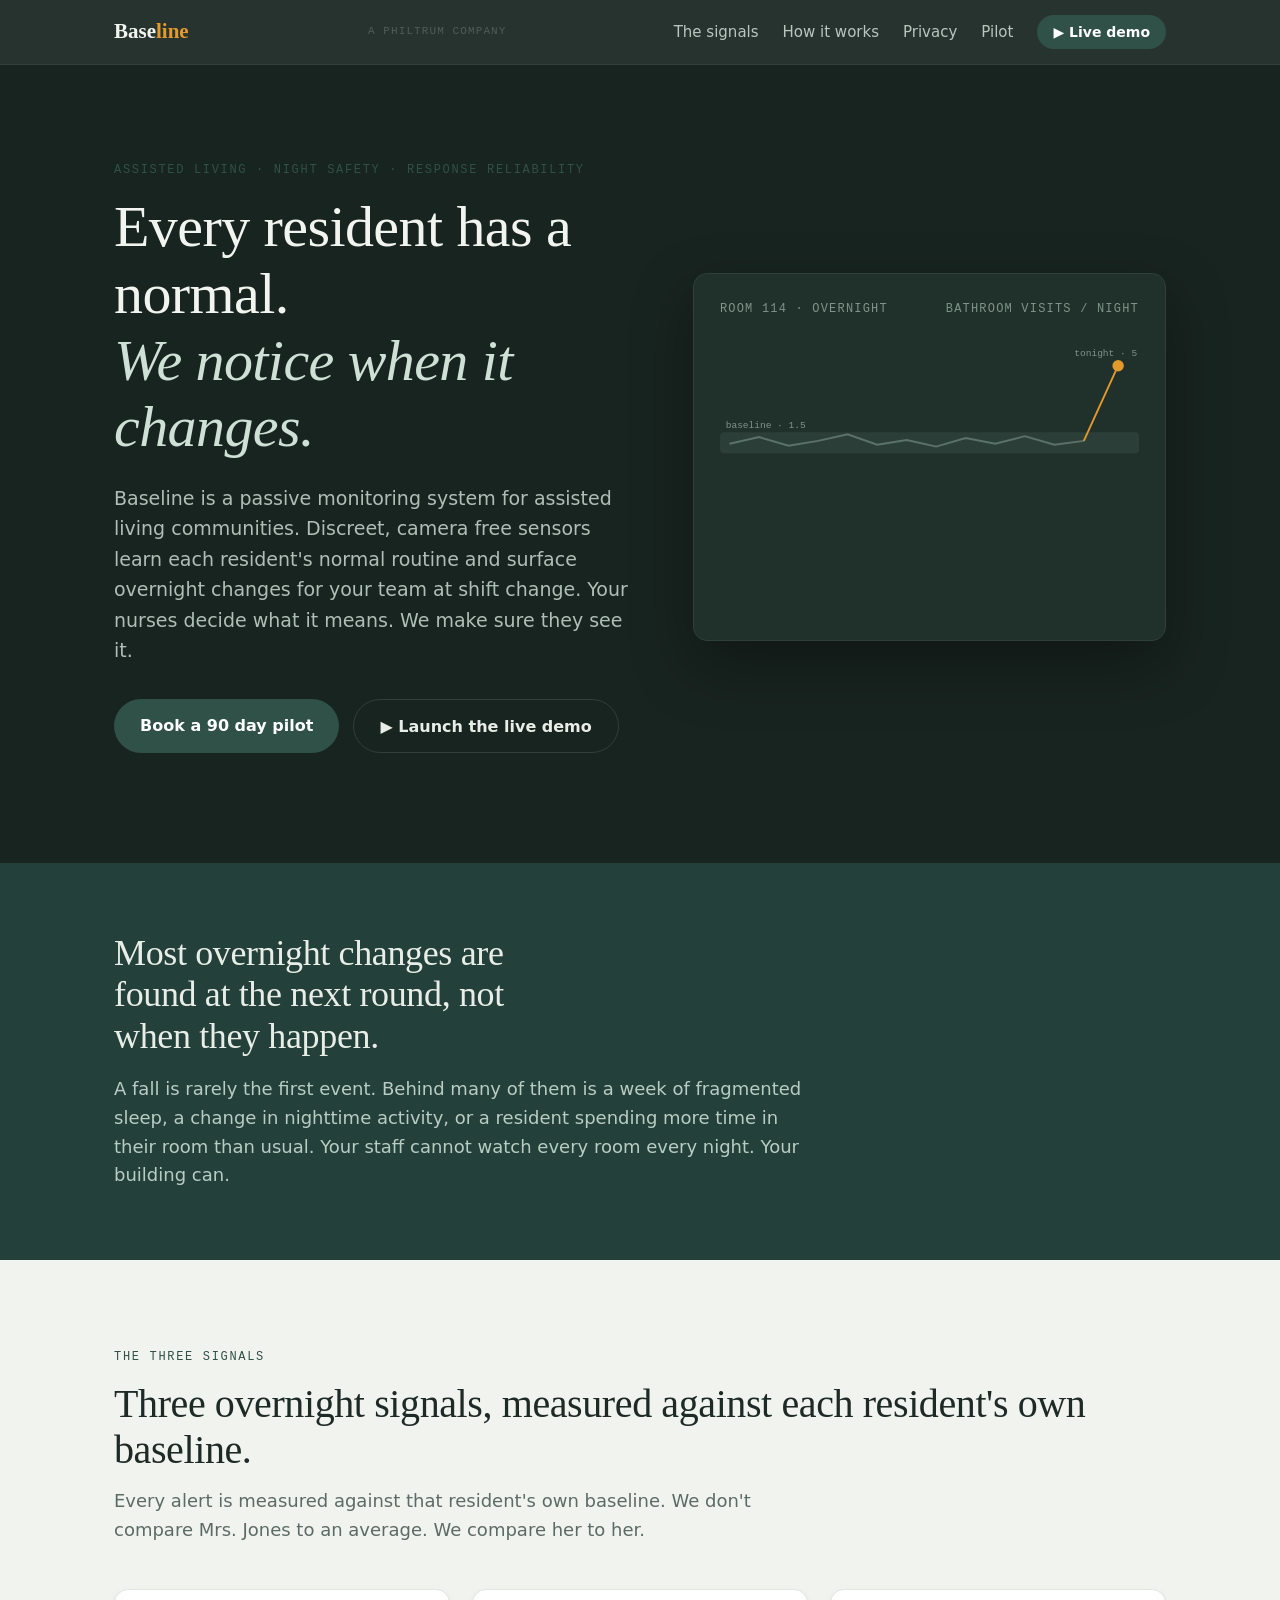
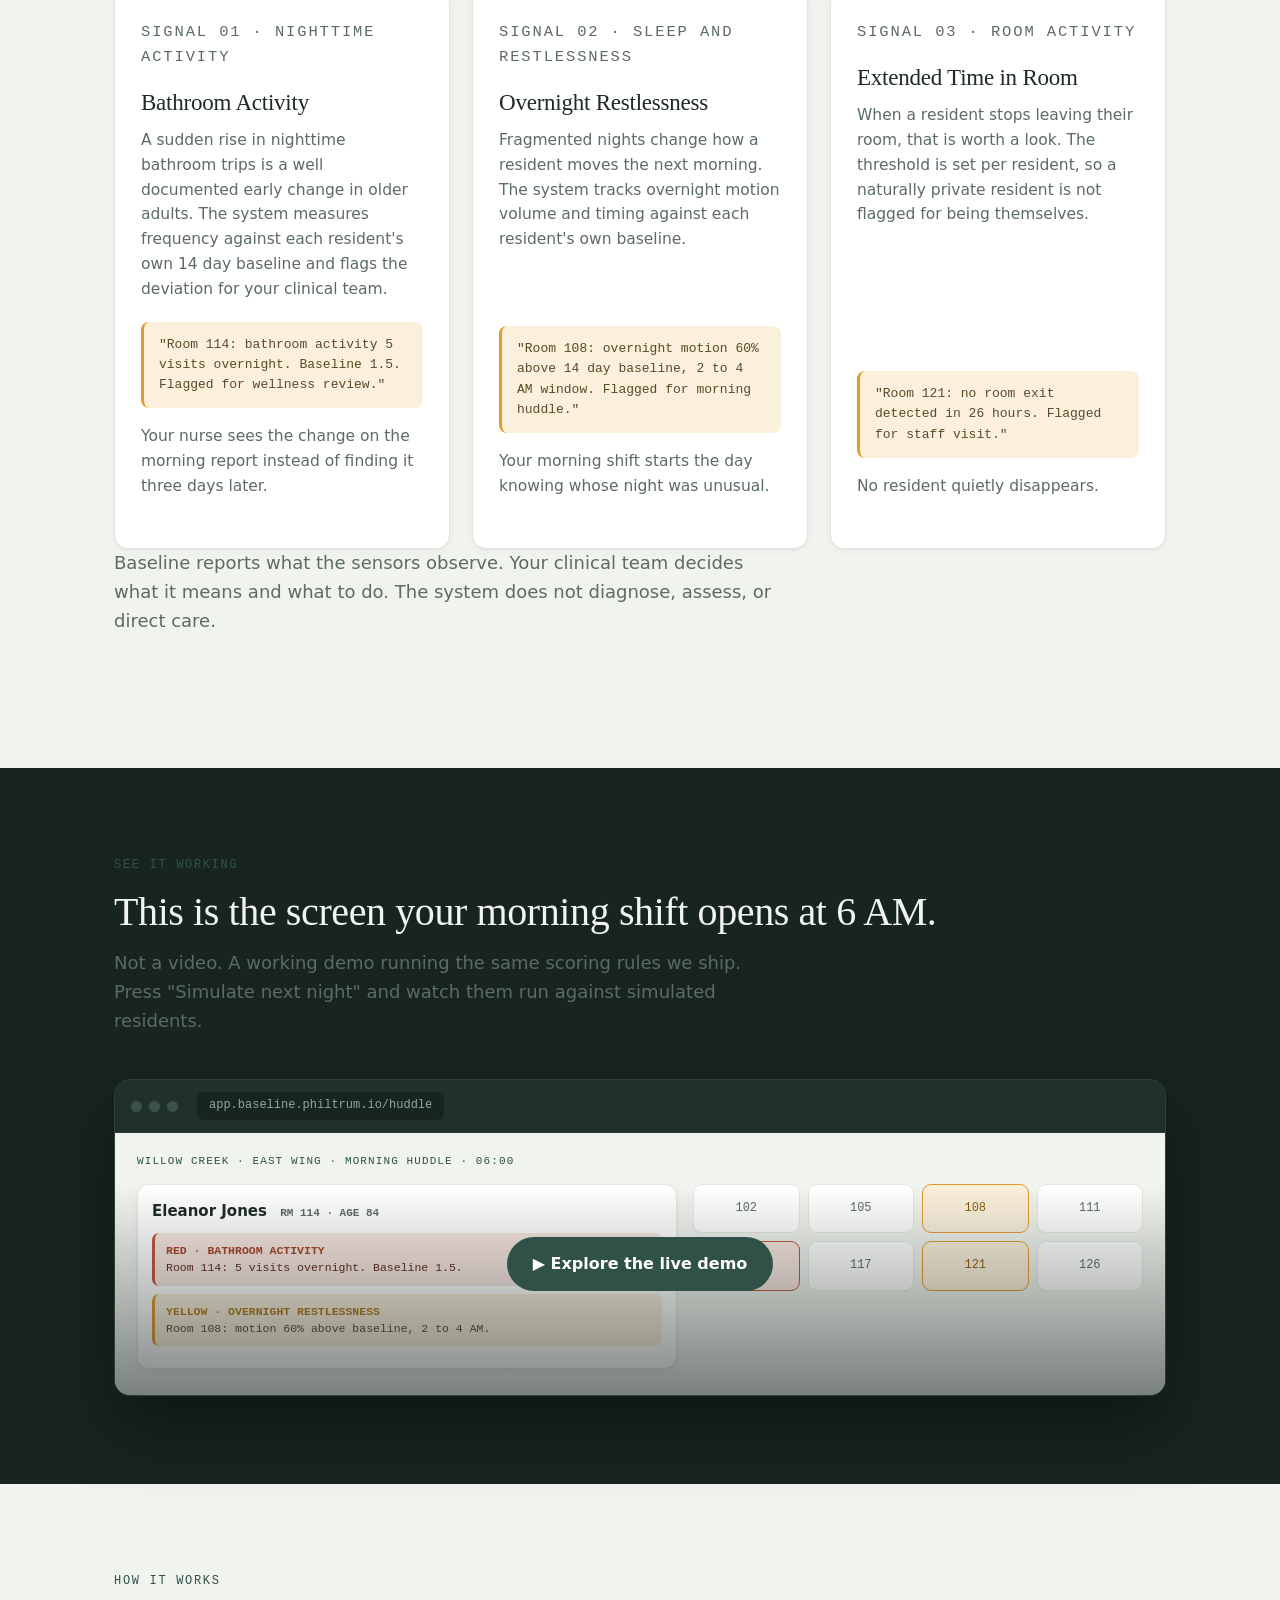
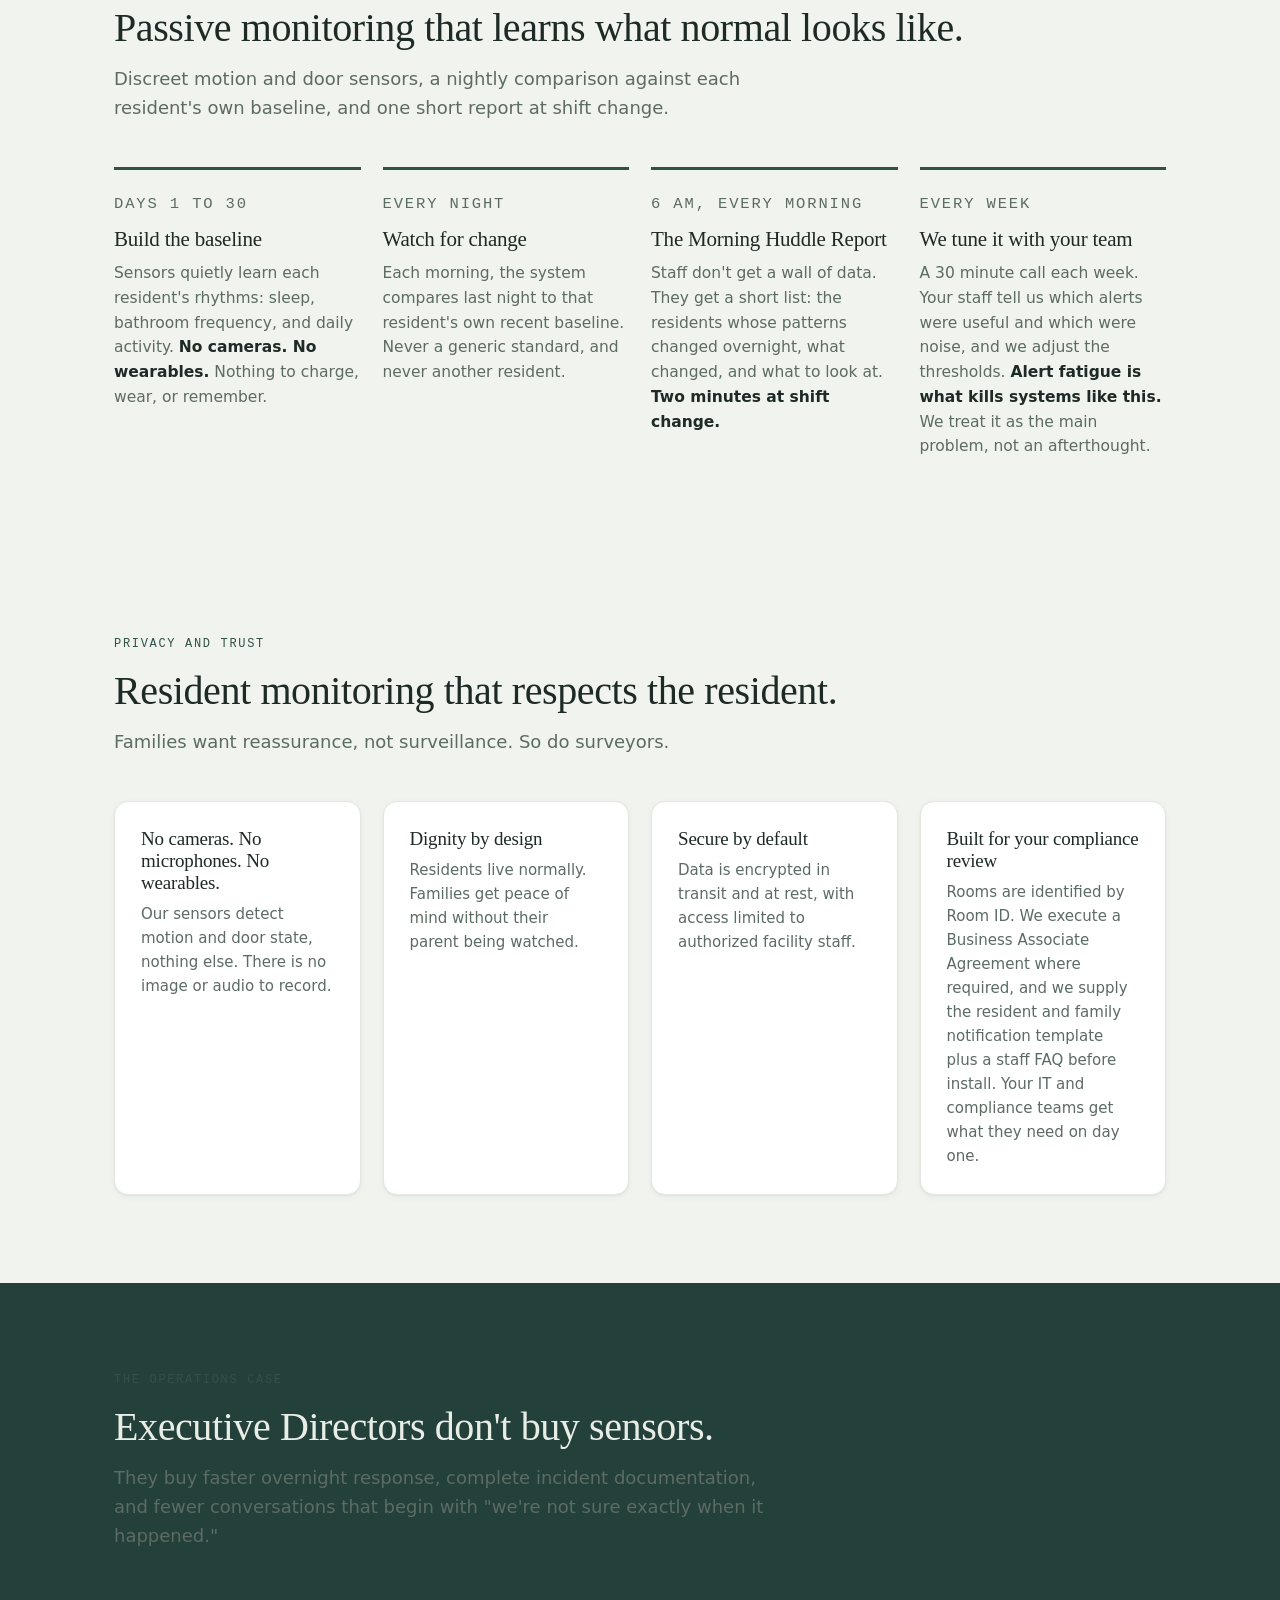
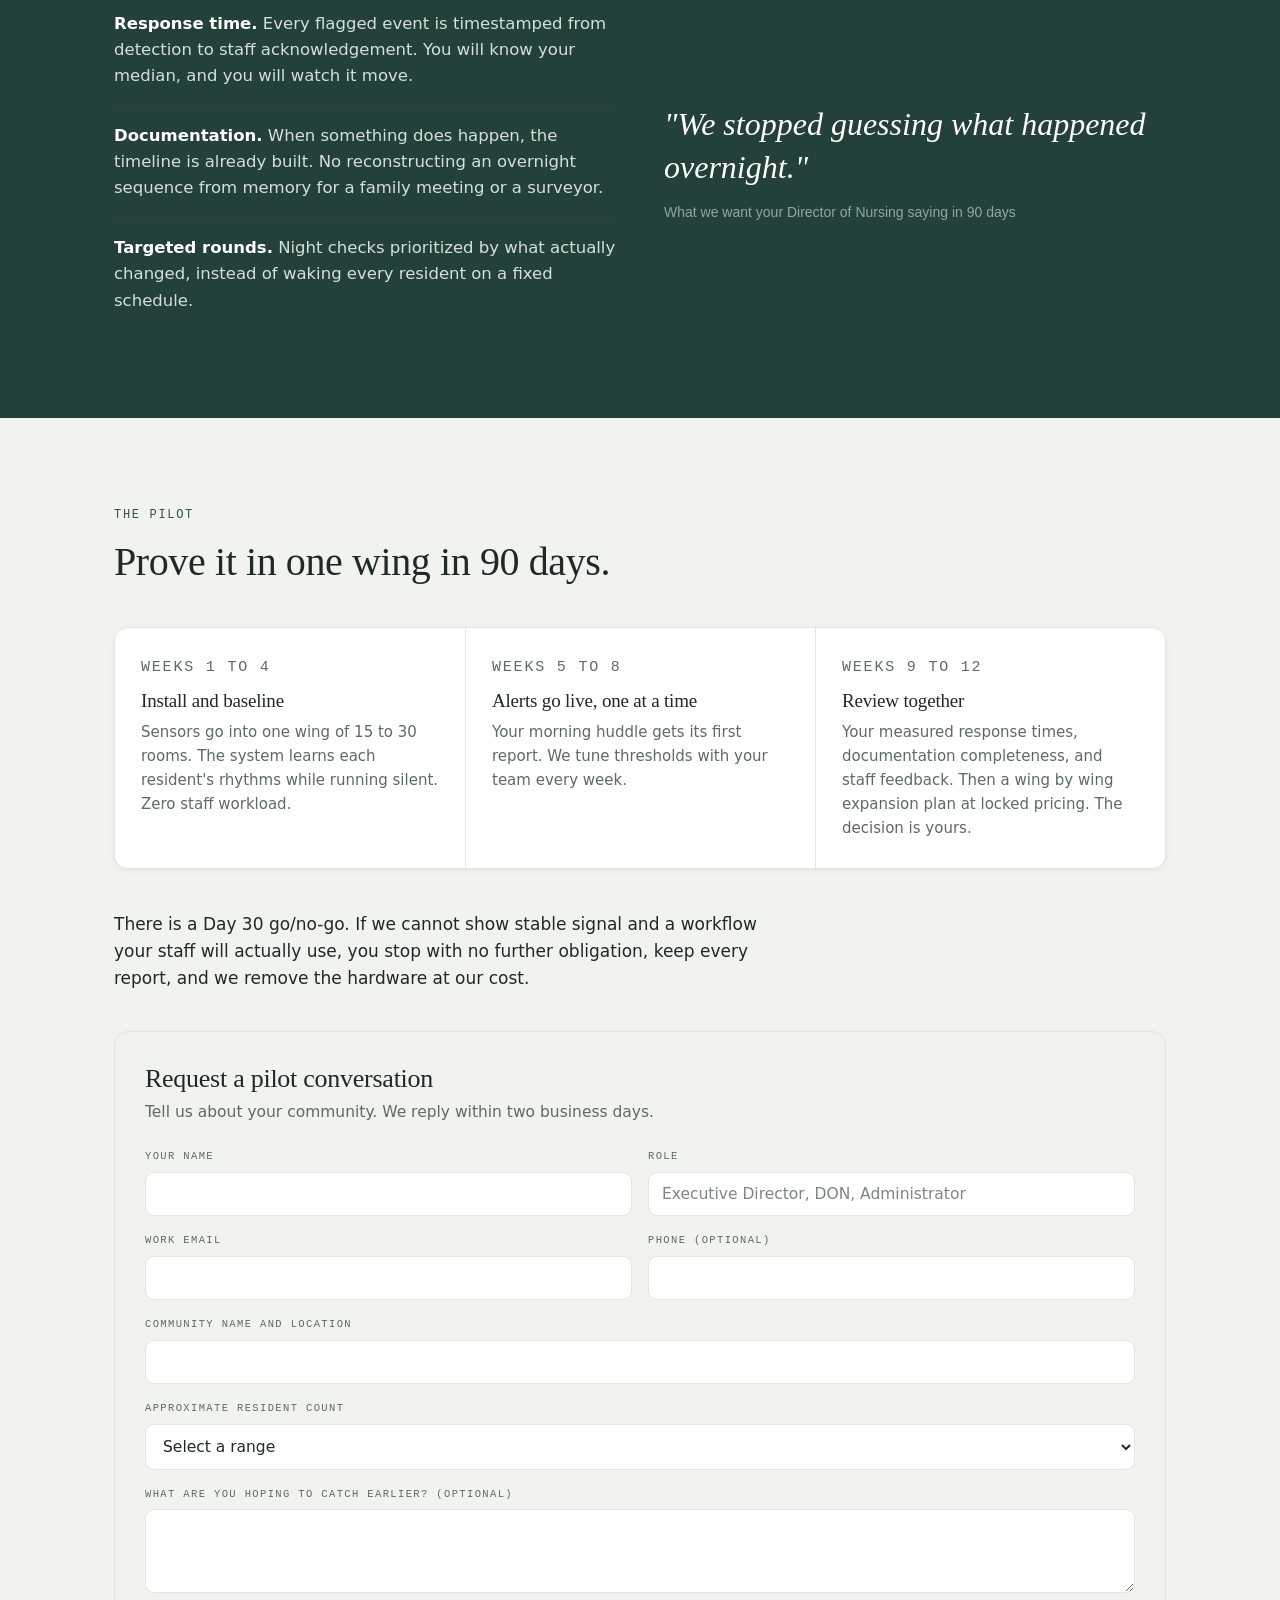
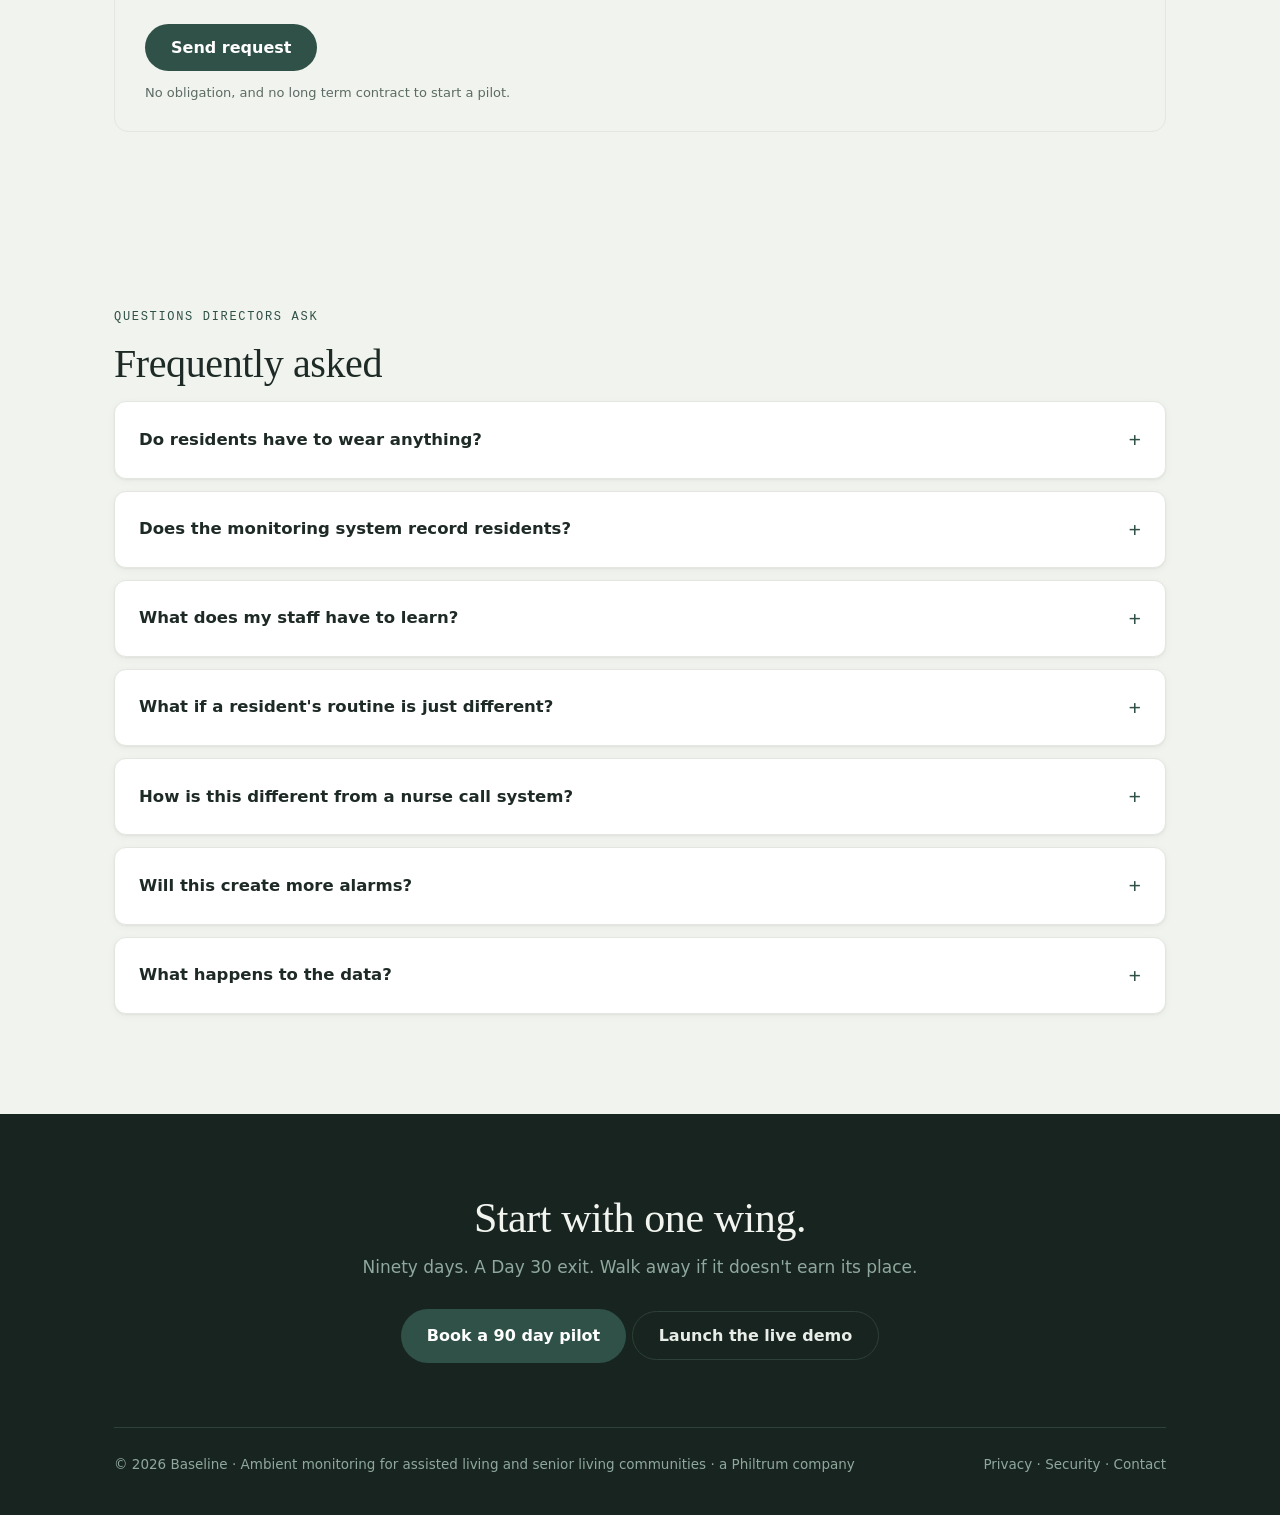
<file: index.html>
<!DOCTYPE html>
<html lang="en">
<head>
<meta charset="UTF-8">
<meta name="viewport" content="width=device-width, initial-scale=1.0">

<title>Baseline | Night Safety and Response Reliability for Assisted Living</title>
<meta name="description" content="Camera free ambient monitoring for assisted living. Discreet sensors learn each resident's normal routine and flag overnight changes for your care team to review. Start with one wing.">
<meta name="robots" content="index, follow, max-image-preview:large">
<meta name="theme-color" content="#182420">
<meta name="referrer" content="strict-origin-when-cross-origin">
<link rel="canonical" href="https://baseline.philtrum.io/">

<meta http-equiv="Content-Security-Policy" content="default-src 'self'; img-src 'self' data:; style-src 'self' https://fonts.googleapis.com; font-src 'self' https://fonts.gstatic.com data:; script-src 'self'; connect-src 'self'; form-action 'self' https://formsubmit.co; object-src 'none'; base-uri 'self'; upgrade-insecure-requests">

<meta property="og:type" content="website">
<meta property="og:site_name" content="Baseline">
<meta property="og:locale" content="en_US">
<meta property="og:title" content="Baseline | Night Safety and Response Reliability">
<meta property="og:description" content="Camera free sensors that learn each resident's normal routine and surface overnight changes at shift change. Built for assisted living communities.">
<meta property="og:url" content="https://baseline.philtrum.io/">
<meta property="og:image" content="https://baseline.philtrum.io/assets/og-image.png">
<meta property="og:image:width" content="1200">
<meta property="og:image:height" content="630">
<meta property="og:image:alt" content="Baseline. Every resident has a normal. We notice when it changes.">
<meta name="twitter:card" content="summary_large_image">
<meta name="twitter:title" content="Baseline | Night Safety and Response Reliability">
<meta name="twitter:description" content="Camera free sensors that learn each resident's normal routine and surface overnight changes at shift change. Built for assisted living communities.">
<meta name="twitter:image" content="https://baseline.philtrum.io/assets/og-image.png">

<link rel="icon" href="data:image/svg+xml,%3Csvg xmlns='http://www.w3.org/2000/svg' viewBox='0 0 32 32'%3E%3Crect width='32' height='32' rx='7' fill='%23182420'/%3E%3Ccircle cx='16' cy='16' r='6' fill='%23E39A2D'/%3E%3C/svg%3E">

<script type="application/ld+json">
{"@context":"https://schema.org","@type":"SoftwareApplication","name":"Baseline","applicationCategory":"HealthApplication","operatingSystem":"Web","url":"https://baseline.philtrum.io/","description":"Passive ambient monitoring for assisted living communities. Motion and door sensors compare each resident to their own baseline and surface overnight changes for staff review. Camera free, microphone free, and nothing residents wear.","audience":{"@type":"Audience","audienceType":"Assisted living and senior living communities"},"offers":{"@type":"Offer","description":"90 day pilot program"},"publisher":{"@type":"Organization","name":"Philtrum","url":"https://www.philtrum.io/"}}
</script>
<script type="application/ld+json">
{"@context":"https://schema.org","@type":"FAQPage","mainEntity":[
{"@type":"Question","name":"Do residents have to wear anything?","acceptedAnswer":{"@type":"Answer","text":"No. Sensors mount in the room. There is nothing to wear, charge, or remember."}},
{"@type":"Question","name":"Does the monitoring system record residents?","acceptedAnswer":{"@type":"Answer","text":"No. The sensors detect motion and whether a door is open. That is the entire data stream. There is no video or audio."}},
{"@type":"Question","name":"What does facility staff have to learn?","acceptedAnswer":{"@type":"Answer","text":"One report, read at the morning huddle. If your team can read a short list, they can use this."}},
{"@type":"Question","name":"What if a resident's routine is just different?","acceptedAnswer":{"@type":"Answer","text":"Every alert is measured against that resident's own baseline, not a generic standard. Unusual for one resident is normal for another, and the system knows the difference."}},
{"@type":"Question","name":"How is this different from a nurse call system?","acceptedAnswer":{"@type":"Answer","text":"Nurse call tells you a resident pressed a button. Baseline tells you which residents' overnight patterns changed before anyone pressed anything. The two work together, and we do not replace or integrate with your nurse call."}},
{"@type":"Question","name":"Will this create more alarms?","acceptedAnswer":{"@type":"Answer","text":"The opposite is the goal. The system runs silent for the first four weeks while it learns. Alerts turn on one type at a time, and we tune them down with your staff every week. If it is noisy, it has failed."}},
{"@type":"Question","name":"What happens to the data?","acceptedAnswer":{"@type":"Answer","text":"Timestamped events only: motion detected, door opened. No video, no audio, no recordings exist. Rooms are identified by Room ID, and we execute a Business Associate Agreement where required."}}]}
</script>

<link rel="preconnect" href="https://fonts.googleapis.com">
<link rel="preconnect" href="https://fonts.gstatic.com" crossorigin>
<link href="https://fonts.googleapis.com/css2?family=Fraunces:opsz,wght@9..144,400;9..144,500;9..144,600&family=Figtree:wght@400;500;600;700&family=IBM+Plex+Mono:wght@400;500&display=swap" rel="stylesheet">

<link rel="stylesheet" href="./css/baseline.css">
</head>
<body>
<a class="skip-link" href="#top">Skip to content</a>
<div id="site">
<nav class="nav" aria-label="Main">
  <div class="wrap nav-inner">
    <a class="logo" href="#top">Base<span>line</span></a>
    <a class="byline mono" href="https://www.philtrum.io/">a Philtrum company</a>
    <div class="links">
      <a href="#signals">The signals</a>
      <a href="#how">How it works</a>
      <a href="#trust">Privacy</a>
      <a href="#pilot">Pilot</a>
      <button class="nav-demo" data-act="open-demo">▶ Live demo</button>
    </div>
  </div>
</nav>

<header class="hero" id="top">
  <div class="wrap hero-grid">
    <div>
      <p class="eyebrow" style="color:#8FA89D">Assisted living · night safety · response reliability</p>
      <h1>Every resident has a normal.<br><em>We notice when it changes.</em></h1>
      <p class="lede">Baseline is a passive monitoring system for assisted living communities. Discreet, camera free sensors learn each resident's normal routine and surface overnight changes for your team at shift change. Your nurses decide what it means. We make sure they see it.</p>
      <div class="ctas">
        <a class="btn btn-primary" href="#request">Book a 90 day pilot</a>
        <button class="btn btn-ghost" data-act="open-demo">▶ Launch the live demo</button>
      </div>
    </div>
    <div class="alert-card" aria-label="Sample overnight alert">
      <div class="card-label mono"><span>Room 114 · Overnight</span><span>Bathroom visits / night</span></div>
      <svg class="spark" viewBox="0 0 440 150" role="img" aria-label="Chart showing fourteen nights near a baseline of 1.5 bathroom visits, then a rise to 5 visits that gets flagged">
        <rect x="0" y="98" width="440" height="22" rx="4" fill="#2C3E38"/>
        <text x="6" y="93">baseline · 1.5</text>
        <polyline fill="none" stroke="#5B7269" stroke-width="2" points="10,110 41,103 72,112 103,107 134,100 165,111 196,106 227,113 258,104 289,110 320,102 351,111 382,107"/>
        <line x1="382" y1="107" x2="418" y2="28" stroke="#E39A2D" stroke-width="2"/>
        <circle class="tonight-dot" cx="418" cy="28" r="6" fill="#E39A2D"/>
        <text x="372" y="18" fill="#E39A2D">tonight · 5</text>
      </svg>
      <div class="flag" id="heroflag">
        <b>RED FLAG · 06:00</b><br>
        Room 114: bathroom activity 5 visits overnight. 14 day baseline is 1.5. Flagged for wellness review.
      </div>
    </div>
  </div>
</header>

<div class="bridge">
  <div class="wrap">
    <h2>Most overnight changes are found at the next round, not when they happen.</h2>
    <p>A fall is rarely the first event. Behind many of them is a week of fragmented sleep, a change in nighttime activity, or a resident spending more time in their room than usual. Your staff cannot watch every room every night. Your building can.</p>
  </div>
</div>

<section id="signals">
  <div class="wrap">
    <p class="eyebrow">The three signals</p>
    <h2 class="h2">Three overnight signals, measured against each resident's own baseline.</h2>
    <p class="section-lede">Every alert is measured against that resident's own baseline. We don't compare Mrs. Jones to an average. We compare her to her.</p>
    <div class="signal-grid">
      <article class="signal">
        <p class="kicker">Signal 01 · Nighttime activity</p>
        <h3>Bathroom Activity</h3>
        <p>A sudden rise in nighttime bathroom trips is a well documented early change in older adults. The system measures frequency against each resident's own 14 day baseline and flags the deviation for your clinical team.</p>
        <div class="sample">"Room 114: bathroom activity 5 visits overnight. Baseline 1.5. Flagged for wellness review."</div>
        <p class="payoff">Your nurse sees the change on the morning report instead of finding it three days later.</p>
      </article>
      <article class="signal">
        <p class="kicker">Signal 02 · Sleep and restlessness</p>
        <h3>Overnight Restlessness</h3>
        <p>Fragmented nights change how a resident moves the next morning. The system tracks overnight motion volume and timing against each resident's own baseline.</p>
        <div class="sample">"Room 108: overnight motion 60% above 14 day baseline, 2 to 4 AM window. Flagged for morning huddle."</div>
        <p class="payoff">Your morning shift starts the day knowing whose night was unusual.</p>
      </article>
      <article class="signal">
        <p class="kicker">Signal 03 · Room activity</p>
        <h3>Extended Time in Room</h3>
        <p>When a resident stops leaving their room, that is worth a look. The threshold is set per resident, so a naturally private resident is not flagged for being themselves.</p>
        <div class="sample">"Room 121: no room exit detected in 26 hours. Flagged for staff visit."</div>
        <p class="payoff">No resident quietly disappears.</p>
      </article>
    </div>
    <p class="section-lede" style="margin-top:32px;margin-bottom:0">Baseline reports what the sensors observe. Your clinical team decides what it means and what to do. The system does not diagnose, assess, or direct care.</p>
  </div>
</section>

<section class="demo-section">
  <div class="wrap">
    <p class="eyebrow" style="color:#8FA89D">See it working</p>
    <h2 class="h2" style="color:#F2F4EF">This is the screen your morning shift opens at 6 AM.</h2>
    <p class="section-lede" style="color:#AFBEB6">Not a video. A working demo running the same scoring rules we ship. Press "Simulate next night" and watch them run against simulated residents.</p>
    <div class="browser" role="button" tabindex="0" data-act="open-demo">
      <div class="browser-bar"><span></span><span></span><span></span><div class="url mono">app.baseline.philtrum.io/huddle</div></div>
      <div class="browser-body">
        <div class="teaser-top mono">Willow Creek · East Wing · Morning Huddle · 06:00</div>
        <div class="teaser-grid">
          <div class="teaser-flagcard">
            <div class="teaser-name">Eleanor Jones <span class="mono">RM 114 · AGE 84</span></div>
            <div class="tflag"><b>RED · BATHROOM ACTIVITY</b><br>Room 114: 5 visits overnight. Baseline 1.5.</div>
            <div class="tflag y"><b>YELLOW · OVERNIGHT RESTLESSNESS</b><br>Room 108: motion 60% above baseline, 2 to 4 AM.</div>
          </div>
          <div class="teaser-rooms">
            <div class="troom">102</div><div class="troom">105</div><div class="troom y">108</div><div class="troom">111</div>
            <div class="troom r">114</div><div class="troom">117</div><div class="troom y">121</div><div class="troom">126</div>
          </div>
        </div>
        <div class="teaser-overlay"><span class="btn btn-primary">▶ Explore the live demo</span></div>
      </div>
    </div>
  </div>
</section>

<section id="how" style="background:var(--paper)">
  <div class="wrap">
    <p class="eyebrow">How it works</p>
    <h2 class="h2">Passive monitoring that learns what normal looks like.</h2>
    <p class="section-lede">Discreet motion and door sensors, a nightly comparison against each resident's own baseline, and one short report at shift change.</p>
    <div class="steps">
      <div class="step">
        <p class="when">Days 1 to 30</p>
        <h3>Build the baseline</h3>
        <p>Sensors quietly learn each resident's rhythms: sleep, bathroom frequency, and daily activity. <strong>No cameras. No wearables.</strong> Nothing to charge, wear, or remember.</p>
      </div>
      <div class="step">
        <p class="when">Every night</p>
        <h3>Watch for change</h3>
        <p>Each morning, the system compares last night to that resident's own recent baseline. Never a generic standard, and never another resident.</p>
      </div>
      <div class="step">
        <p class="when">6 AM, every morning</p>
        <h3>The Morning Huddle Report</h3>
        <p>Staff don't get a wall of data. They get a short list: the residents whose patterns changed overnight, what changed, and what to look at. <strong>Two minutes at shift change.</strong></p>
      </div>
      <div class="step">
        <p class="when">Every week</p>
        <h3>We tune it with your team</h3>
        <p>A 30 minute call each week. Your staff tell us which alerts were useful and which were noise, and we adjust the thresholds. <strong>Alert fatigue is what kills systems like this.</strong> We treat it as the main problem, not an afterthought.</p>
      </div>
    </div>
  </div>
</section>

<section id="trust">
  <div class="wrap">
    <p class="eyebrow">Privacy and trust</p>
    <h2 class="h2">Resident monitoring that respects the resident.</h2>
    <p class="section-lede">Families want reassurance, not surveillance. So do surveyors.</p>
    <div class="trust-grid">
      <div class="trust-item">
        <h3>No cameras. No microphones. No wearables.</h3>
        <p>Our sensors detect motion and door state, nothing else. There is no image or audio to record.</p>
      </div>
      <div class="trust-item">
        <h3>Dignity by design</h3>
        <p>Residents live normally. Families get peace of mind without their parent being watched.</p>
      </div>
      <div class="trust-item">
        <h3>Secure by default</h3>
        <p>Data is encrypted in transit and at rest, with access limited to authorized facility staff.</p>
      </div>
      <div class="trust-item">
        <h3>Built for your compliance review</h3>
        <p>Rooms are identified by Room ID. We execute a Business Associate Agreement where required, and we supply the resident and family notification template plus a staff FAQ before install. Your IT and compliance teams get what they need on day one.</p>
      </div>
    </div>
  </div>
</section>

<section class="roi">
  <div class="wrap">
    <p class="eyebrow" style="color:#8FA89D">The operations case</p>
    <h2 class="h2" style="color:#F2F4EF">Executive Directors don't buy sensors.</h2>
    <p class="section-lede" style="color:#B9CCC3">They buy faster overnight response, complete incident documentation, and fewer conversations that begin with "we're not sure exactly when it happened."</p>
    <div class="roi-grid">
      <ul>
        <li><strong>Response time.</strong> Every flagged event is timestamped from detection to staff acknowledgement. You will know your median, and you will watch it move.</li>
        <li><strong>Documentation.</strong> When something does happen, the timeline is already built. No reconstructing an overnight sequence from memory for a family meeting or a surveyor.</li>
        <li><strong>Targeted rounds.</strong> Night checks prioritized by what actually changed, instead of waking every resident on a fixed schedule.</li>
      </ul>
      <div class="pull">"We stopped guessing what happened overnight."<small>What we want your Director of Nursing saying in 90 days</small></div>
    </div>
  </div>
</section>

<section id="pilot" style="background:var(--paper)">
  <div class="wrap">
    <p class="eyebrow">The pilot</p>
    <h2 class="h2">Prove it in one wing in 90 days.</h2>
    <div class="timeline">
      <div class="phase">
        <p class="when">Weeks 1 to 4</p>
        <h3>Install and baseline</h3>
        <p>Sensors go into one wing of 15 to 30 rooms. The system learns each resident's rhythms while running silent. Zero staff workload.</p>
      </div>
      <div class="phase">
        <p class="when">Weeks 5 to 8</p>
        <h3>Alerts go live, one at a time</h3>
        <p>Your morning huddle gets its first report. We tune thresholds with your team every week.</p>
      </div>
      <div class="phase">
        <p class="when">Weeks 9 to 12</p>
        <h3>Review together</h3>
        <p>Your measured response times, documentation completeness, and staff feedback. Then a wing by wing expansion plan at locked pricing. The decision is yours.</p>
      </div>
    </div>
    <p class="walkaway">There is a Day 30 go/no-go. If we cannot show stable signal and a workflow your staff will actually use, you stop with no further obligation, keep every report, and we remove the hardware at our cost.</p>
    <div class="pilot-form-wrap" id="request">
      <h3 class="pilot-form-title">Request a pilot conversation</h3>
      <p class="pilot-form-lede">Tell us about your community. We reply within two business days.</p>
      <form class="pilot-form" action="https://formsubmit.co/info@philtrum.io" method="POST" novalidate>
        <input type="hidden" name="_subject" value="Baseline pilot request">
        <input type="hidden" name="_template" value="table">
        <input type="hidden" name="_captcha" value="true">
        <input type="text" name="_honey" class="hp-field" tabindex="-1" autocomplete="off" aria-hidden="true">
        <div class="pf-grid">
          <label class="pf-field" for="bl-name"><span>Your name</span>
            <input id="bl-name" name="name" type="text" autocomplete="name" maxlength="100" required></label>
          <label class="pf-field" for="bl-role"><span>Role</span>
            <input id="bl-role" name="role" type="text" autocomplete="organization-title" maxlength="100" placeholder="Executive Director, DON, Administrator" required></label>
          <label class="pf-field" for="bl-email"><span>Work email</span>
            <input id="bl-email" name="email" type="email" autocomplete="email" maxlength="120" required></label>
          <label class="pf-field" for="bl-phone"><span>Phone (optional)</span>
            <input id="bl-phone" name="phone" type="tel" autocomplete="tel" maxlength="40"></label>
          <label class="pf-field pf-full" for="bl-community"><span>Community name and location</span>
            <input id="bl-community" name="community" type="text" autocomplete="organization" maxlength="160" required></label>
          <label class="pf-field pf-full" for="bl-beds"><span>Approximate resident count</span>
            <select id="bl-beds" name="resident_count" required>
              <option value="" selected disabled>Select a range</option>
              <option>Under 40</option><option>40 to 80</option><option>80 to 150</option>
              <option>Over 150</option><option>Multiple communities</option>
            </select></label>
          <label class="pf-field pf-full" for="bl-notes"><span>What are you hoping to catch earlier? (optional)</span>
            <textarea id="bl-notes" name="notes" rows="3" maxlength="600"></textarea></label>
        </div>
        <button class="btn btn-primary" type="submit">Send request</button>
        <p class="pf-formnote">No obligation, and no long term contract to start a pilot.</p>
      </form>
    </div>
  </div>
</section>

<section class="faq">
  <div class="wrap">
    <p class="eyebrow">Questions Directors ask</p>
    <h2 class="h2">Frequently asked</h2>
    <details>
      <summary>Do residents have to wear anything?</summary>
      <p>No. Sensors mount in the room. There is nothing to wear, charge, or remember.</p>
    </details>
    <details>
      <summary>Does the monitoring system record residents?</summary>
      <p>No. The sensors detect motion and whether a door is open. That is the entire data stream. There is no video or audio.</p>
    </details>
    <details>
      <summary>What does my staff have to learn?</summary>
      <p>One report, read at the morning huddle. If your team can read a short list, they can use this.</p>
    </details>
    <details>
      <summary>What if a resident's routine is just different?</summary>
      <p>That's the point. Every alert is measured against that resident's own baseline, not a generic standard. Unusual for one resident is normal for another, and the system knows the difference.</p>
    </details>
    <details>
      <summary>How is this different from a nurse call system?</summary>
      <p>Nurse call tells you a resident pressed a button. Baseline tells you which residents' overnight patterns changed before anyone pressed anything. The two work together, and we do not replace or integrate with your nurse call.</p>
    </details>
    <details>
      <summary>Will this create more alarms?</summary>
      <p>The opposite is the goal. The system runs silent for the first four weeks while it learns. Alerts turn on one type at a time, and we tune them down with your staff every week. If it is noisy, it has failed.</p>
    </details>
    <details>
      <summary>What happens to the data?</summary>
      <p>Timestamped events only: motion detected, door opened. No video, no audio, no recordings exist. Rooms are identified by Room ID, and we execute a Business Associate Agreement where required.</p>
    </details>
  </div>
</section>

<footer>
  <div class="wrap">
    <div class="foot-cta">
      <h2>Start with one wing.</h2>
      <p>Ninety days. A Day 30 exit. Walk away if it doesn't earn its place.</p>
      <div style="display:flex;gap:12px;justify-content:center;flex-wrap:wrap">
        <a class="btn btn-primary" href="#request">Book a 90 day pilot</a>
        <button class="btn btn-ghost" data-act="open-demo">Launch the live demo</button>
      </div>
    </div>
    <div class="foot-base">
      <span>© 2026 Baseline · Ambient monitoring for assisted living and senior living communities · a Philtrum company</span>
      <span>Privacy · Security · Contact</span>
    </div>
  </div>
</footer>
</div>

<!-- ================================================== DEMO V2 -->
<div id="app" hidden>
  <div class="pf-banner">
    <button class="pf-back" data-act="close-demo">← Back to site</button>
    <span class="pf-note">LIVE DEMO · simulated residents · real scoring rules · event rate accelerated so you can see it work</span>
    <button class="pf-simulate" data-act="next-night">☾ Simulate next night</button>
  </div>
  <div class="pf-body">
    <aside class="pf-side">
      <div class="pf-logo">Base<span>line</span></div>
      <div class="sidelabel">Overview</div>
      <button class="navbtn" id="nav-huddle" data-act="go" data-page="huddle">▦ <span class="nl">Morning Huddle</span><span class="badge" id="flagbadge" style="display:none"></span></button>
      <button class="navbtn" id="nav-residents" data-act="go" data-page="residents">☰ <span class="nl">Residents</span></button>
      <div class="sidelabel">Wing</div>
      <button class="navbtn" id="nav-floor" data-act="go" data-page="floor">▤ <span class="nl">Floor view</span></button>
      <button class="navbtn" id="nav-sensors" data-act="go" data-page="sensors">◉ <span class="nl">Sensors</span></button>
      <div class="sidelabel">Setup</div>
      <button class="navbtn" id="nav-calibration" data-act="go" data-page="calibration">⚙ <span class="nl">Calibration</span></button>
    </aside>
    <main style="flex:1;min-width:0">
      <div class="pf-topbar">
        <div>
          <div class="pf-crumb" id="crumb"></div>
          <div class="pf-title" id="pagetitle"></div>
        </div>
        <div style="display:flex;align-items:center;gap:14px">
          <span class="mono" style="font-size:11.5px;color:var(--ink-soft)" id="dateline"></span>
          <div style="width:34px;height:34px;border-radius:999px;background:var(--pine-deep);color:#fff;display:grid;place-items:center;font-size:13px;font-weight:600">RN</div>
        </div>
      </div>
      <div class="pf-content">
        <div class="pf-main" id="main"></div>
        <div class="card pf-feed">
          <div style="display:flex;align-items:center;gap:8px;margin-bottom:12px">
            <span style="width:8px;height:8px;border-radius:999px;background:var(--ok);display:inline-block"></span>
            <span style="font-weight:600;font-size:13.5px">Live sensor feed</span>
          </div>
          <div style="display:grid;gap:8px" id="feed"></div>
        </div>
      </div>
    </main>
  </div>
</div>


<script src="./js/baseline.js" defer></script>
</body>
</html>
</file>
<file: css/baseline.css>
:root{
    --night:#182420; --night-soft:#20302A; --morning:#F1F3EE; --paper:#FFFFFF;
    --ink:#1E2A26; --ink-soft:#5C6B64; --pine:#2F5148; --pine-deep:#24403A;
    --alert:#E39A2D; --alert-soft:#FBF0DC; --red:#C4553B; --red-soft:#F9E7E1;
    /* text-safe variants: originals fail WCAG AA on light backgrounds.
       Use --*-t for text, the originals for borders, fills and dark backgrounds. */
    --alert-t:#96620F; --red-t:#A8422B; --ok-t:#3D6B4E;
    --line:#E3E7E0; --line-dark:#2E4038; --ok:#4E8563; --ok-soft:#E7F0E8;
    --radius:14px; --max:1100px;
    --shadow-sm:0 1px 2px rgba(30,42,38,.05), 0 2px 8px rgba(30,42,38,.04);
    --shadow-md:0 2px 6px rgba(30,42,38,.06), 0 10px 28px rgba(30,42,38,.08);
  }
  *{margin:0;padding:0;box-sizing:border-box}
  html{scroll-behavior:smooth}
  body{font-family:'Figtree',system-ui,sans-serif;color:var(--ink);background:var(--morning);line-height:1.6;font-size:17px}
  h1,h2,h3{font-family:'Fraunces',serif;font-weight:500;line-height:1.15;letter-spacing:-0.01em}
  .mono{font-family:'IBM Plex Mono',monospace}
  .serif{font-family:'Fraunces',serif}
  .wrap{max-width:var(--max);margin:0 auto;padding:0 24px}
  .eyebrow{font-family:'IBM Plex Mono',monospace;font-size:12px;letter-spacing:.14em;text-transform:uppercase;color:var(--pine);margin-bottom:14px}
  section{padding:88px 0}
  .h2{font-size:clamp(28px,3.6vw,40px);margin-bottom:14px}
  .section-lede{color:var(--ink-soft);font-size:18px;max-width:58ch;margin-bottom:44px}
  .btn{display:inline-flex;align-items:center;gap:7px;font-weight:600;font-size:16px;padding:14px 26px;border-radius:999px;text-decoration:none;border:none;cursor:pointer;font-family:inherit;transition:transform .15s ease, background .15s ease}
  .btn:focus-visible{outline:3px solid var(--alert);outline-offset:3px}
  .btn-primary{background:var(--pine);color:#fff}
  .btn-primary:hover{background:var(--pine-deep);transform:translateY(-1px)}
  .btn-ghost{background:transparent;border:1.5px solid var(--line-dark);color:#E8EDE7}
  .btn-ghost:hover{border-color:#E8EDE7}
  .nav{position:sticky;top:0;z-index:50;background:rgba(24,36,32,.93);backdrop-filter:blur(8px);border-bottom:1px solid var(--line-dark)}
  .nav-inner{display:flex;align-items:center;justify-content:space-between;height:64px}
  .logo{font-family:'Fraunces',serif;font-size:21px;color:#F2F4EF;text-decoration:none;font-weight:600;background:none;border:none;cursor:pointer}
  .logo span{color:var(--alert)}
  .links{display:flex;gap:24px;align-items:center}
  .links a{color:#B9C6BF;text-decoration:none;font-size:15px;font-weight:500}
  .links a:hover{color:#fff}
  .nav-demo{display:inline-flex;align-items:center;gap:6px;background:var(--pine);color:#fff;padding:9px 16px;border-radius:999px;border:none;font-family:inherit;font-size:14px;font-weight:600;cursor:pointer}
  @media(max-width:760px){.links a{display:none}}
  .hero{background:var(--night);color:#F2F4EF;padding:96px 0 110px;overflow:hidden}
  .hero-grid{display:grid;grid-template-columns:1.05fr .95fr;gap:56px;align-items:center}
  @media(max-width:900px){.hero-grid{grid-template-columns:1fr}}
  .hero h1{font-size:clamp(38px,5.2vw,58px);margin-bottom:22px}
  .hero h1 em{font-style:italic;color:#CFE0D6}
  .lede{font-size:19px;color:#AFBEB6;max-width:47ch;margin-bottom:34px}
  .ctas{display:flex;gap:14px;flex-wrap:wrap}
  .alert-card{background:var(--night-soft);border:1px solid var(--line-dark);border-radius:var(--radius);padding:26px;box-shadow:0 24px 60px rgba(0,0,0,.35)}
  .card-label{display:flex;justify-content:space-between;font-size:12px;color:#7E948A;letter-spacing:.1em;text-transform:uppercase;margin-bottom:20px}
  .spark{width:100%;height:auto;display:block}
  .spark text{font-family:'IBM Plex Mono',monospace;fill:#7E948A;font-size:10px}
  .flag{margin-top:20px;background:#2C3A34;border-left:3px solid var(--alert);border-radius:8px;padding:14px 16px;font-family:'IBM Plex Mono',monospace;font-size:13.5px;line-height:1.55;color:#E9EFE9;opacity:0;transform:translateY(8px);transition:opacity .6s ease, transform .6s ease}
  .flag.show{opacity:1;transform:translateY(0)}
  .flag b{color:var(--alert-t);font-weight:500}
  .tonight-dot{animation:pulse 2.4s ease-in-out infinite}
  @keyframes pulse{0%,100%{opacity:1}50%{opacity:.45}}
  @media(prefers-reduced-motion:reduce){.flag{opacity:1;transform:none;transition:none}.tonight-dot{animation:none}}
  .bridge{background:var(--pine-deep);color:#E8EDE7;padding:70px 0}
  .bridge h2{font-size:clamp(26px,3.4vw,36px);max-width:24ch;margin-bottom:18px}
  .bridge p{max-width:62ch;color:#B9CCC3;font-size:18px}
  .signal-grid{display:grid;grid-template-columns:repeat(3,1fr);gap:22px}
  @media(max-width:900px){.signal-grid{grid-template-columns:1fr}}
  .signal{background:var(--paper);border:1px solid var(--line);border-radius:var(--radius);padding:30px 26px;display:flex;flex-direction:column;box-shadow:var(--shadow-sm)}
  .signal h3{font-size:23px;margin-bottom:12px}
  .signal p{color:var(--ink-soft);font-size:15.5px;margin-bottom:20px}
  .kicker{font-family:'IBM Plex Mono',monospace;font-size:11.5px;letter-spacing:.12em;text-transform:uppercase;color:var(--pine);margin-bottom:10px}
  .sample{margin-top:auto;background:var(--alert-soft);border-left:3px solid var(--alert);border-radius:8px;padding:13px 15px;font-family:'IBM Plex Mono',monospace;font-size:13px;line-height:1.55;color:#5A4A28}
  .payoff{font-size:14.5px;color:var(--ink);margin-top:16px;font-weight:500}
  .demo-section{background:var(--night);color:#F2F4EF}
  .browser{border-radius:16px;overflow:hidden;border:1px solid var(--line-dark);box-shadow:0 30px 70px rgba(0,0,0,.4);cursor:pointer;transition:transform .18s ease}
  .browser:hover{transform:translateY(-3px)}
  .browser-bar{background:var(--night-soft);display:flex;align-items:center;gap:7px;padding:12px 16px;border-bottom:1px solid var(--line-dark)}
  .browser-bar>span{width:11px;height:11px;border-radius:99px;background:#3C5148}
  .url{margin-left:12px;background:var(--night);border-radius:6px;padding:4px 12px;font-size:12px;color:#8FA89D}
  .browser-body{background:var(--morning);position:relative;padding:20px 22px 26px;color:var(--ink)}
  .teaser-top{font-size:11px;letter-spacing:.1em;text-transform:uppercase;color:var(--pine);margin-bottom:14px}
  .teaser-grid{display:grid;grid-template-columns:1.2fr 1fr;gap:16px}
  @media(max-width:760px){.teaser-grid{grid-template-columns:1fr}}
  .teaser-flagcard{background:#fff;border:1px solid var(--line);border-radius:12px;padding:14px;box-shadow:var(--shadow-sm)}
  .teaser-name{font-weight:600;font-size:15px;margin-bottom:10px}
  .teaser-name .mono{font-size:11px;color:var(--ink-soft);margin-left:8px}
  .tflag{background:var(--red-soft);border-left:3px solid var(--red);border-radius:7px;padding:9px 11px;font-family:'IBM Plex Mono',monospace;font-size:11.5px;line-height:1.5;color:#5E2B1F;margin-bottom:8px}
  .tflag b{color:var(--red-t)}
  .tflag.y{background:var(--alert-soft);border-left-color:var(--alert);color:#5A4A28}
  .tflag.y b{color:#B47A1B}
  .teaser-rooms{display:grid;grid-template-columns:repeat(4,1fr);gap:8px;align-content:start}
  .troom{background:#fff;border:1.5px solid var(--line);border-radius:9px;padding:14px 0;text-align:center;font-family:'IBM Plex Mono',monospace;font-size:12px;color:var(--ink-soft)}
  .troom.r{background:var(--red-soft);border-color:var(--red);color:var(--red-t)}
  .troom.y{background:var(--alert-soft);border-color:var(--alert);color:#8F5D0E}
  .teaser-overlay{position:absolute;inset:0;display:grid;place-items:center;background:linear-gradient(180deg,rgba(24,36,32,0) 20%,rgba(24,36,32,.55) 100%)}
  .steps{display:grid;grid-template-columns:repeat(4,1fr);gap:22px}
  @media(max-width:1000px){.steps{grid-template-columns:repeat(2,1fr)}}
  @media(max-width:640px){.steps{grid-template-columns:1fr}}
  .step{border-top:3px solid var(--pine);padding-top:22px}
  .when{font-family:'IBM Plex Mono',monospace;font-size:12px;letter-spacing:.12em;text-transform:uppercase;color:var(--pine);margin-bottom:10px}
  .step h3{font-size:21px;margin-bottom:10px}
  .step p{color:var(--ink-soft);font-size:15.5px}
  .step p strong{color:var(--ink)}
  .trust-grid{display:grid;grid-template-columns:repeat(4,1fr);gap:22px}
  @media(max-width:1000px){.trust-grid{grid-template-columns:repeat(2,1fr)}}
  @media(max-width:640px){.trust-grid{grid-template-columns:1fr}}
  .trust-item{background:var(--paper);border:1px solid var(--line);border-radius:var(--radius);padding:26px;box-shadow:var(--shadow-sm)}
  .trust-item h3{font-size:19px;margin-bottom:8px}
  .trust-item p{color:var(--ink-soft);font-size:15px}
  .roi{background:var(--pine-deep);color:#E8EDE7}
  .roi-grid{display:grid;grid-template-columns:1fr 1fr;gap:48px;align-items:center}
  @media(max-width:900px){.roi-grid{grid-template-columns:1fr}}
  .roi ul{list-style:none}
  .roi li{padding:16px 0;border-bottom:1px solid var(--line-dark);font-size:16.5px;color:#D5E0DA}
  .roi li:last-child{border-bottom:none}
  .roi li strong{color:#fff}
  .pull{font-family:'Fraunces',serif;font-size:clamp(24px,3vw,32px);font-style:italic;line-height:1.35;color:#fff}
  .pull small{display:block;font-family:'Figtree',sans-serif;font-style:normal;font-size:14px;color:#8FA89D;margin-top:14px}
  .timeline{display:grid;grid-template-columns:repeat(3,1fr);margin:42px 0;border:1px solid var(--line);border-radius:var(--radius);overflow:hidden;box-shadow:var(--shadow-sm)}
  @media(max-width:760px){.timeline{grid-template-columns:1fr}}
  .phase{padding:28px 26px;background:var(--paper)}
  .phase + .phase{border-left:1px solid var(--line)}
  @media(max-width:760px){.phase + .phase{border-left:none;border-top:1px solid var(--line)}}
  .phase h3{font-size:19px;margin-bottom:8px}
  .phase p{color:var(--ink-soft);font-size:15px}
  .walkaway{font-size:17px;max-width:60ch;margin-bottom:30px}
  .faq details{background:var(--paper);border:1px solid var(--line);border-radius:12px;padding:20px 24px;margin-bottom:12px;box-shadow:var(--shadow-sm)}
  .faq summary{font-weight:600;font-size:16.5px;cursor:pointer;list-style:none;display:flex;justify-content:space-between;align-items:center}
  .faq summary::after{content:"+";font-family:'Fraunces',serif;font-size:22px;color:var(--pine)}
  .faq details[open] summary::after{content:"–"}
  .faq details p{margin-top:12px;color:var(--ink-soft);font-size:15.5px}
  footer{background:var(--night);color:#8FA89D;padding:80px 0 40px}
  .foot-cta{text-align:center;margin-bottom:64px}
  .foot-cta h2{font-size:clamp(28px,4vw,42px);color:#F2F4EF;max-width:24ch;margin:0 auto 12px}
  .foot-cta p{margin-bottom:28px;font-size:17px}
  .foot-base{display:flex;justify-content:space-between;border-top:1px solid var(--line-dark);padding-top:26px;font-size:13.5px;flex-wrap:wrap;gap:10px}

  /* ==================== PLATFORM V2 ==================== */
  #app{min-height:100vh;background:var(--morning)}
  [hidden]{display:none !important}
  .pf-banner{background:var(--pine-deep);display:flex;align-items:center;justify-content:space-between;gap:12px;padding:8px 16px;min-height:44px;flex-wrap:wrap}
  .pf-back{display:inline-flex;align-items:center;gap:6px;background:transparent;border:1px solid #4A6157;color:#E8EDE7;border-radius:999px;padding:5px 13px;font-size:12.5px;font-weight:600;cursor:pointer;font-family:inherit}
  .pf-back:hover{border-color:#E8EDE7}
  .pf-note{font-family:'IBM Plex Mono',monospace;font-size:11.5px;color:#B9CCC3}
  .pf-simulate{display:inline-flex;align-items:center;gap:6px;background:var(--alert);border:none;color:var(--night);border-radius:999px;padding:6px 13px;font-size:12.5px;font-weight:700;cursor:pointer;font-family:inherit}
  .pf-body{display:flex;min-height:calc(100vh - 44px)}
  .pf-side{width:222px;background:var(--night);padding:22px 14px;display:flex;flex-direction:column;gap:4px;flex-shrink:0}
  .pf-logo{font-family:'Fraunces',serif;color:#F2F4EF;font-size:21px;font-weight:600;padding:0 14px;margin-bottom:20px}
  .pf-logo span{color:var(--alert)}
  .sidelabel{font-family:'IBM Plex Mono',monospace;font-size:10px;letter-spacing:.16em;text-transform:uppercase;color:#5F756B;padding:14px 14px 6px}
  .navbtn{display:flex;align-items:center;gap:10px;width:100%;padding:10px 14px;border:none;border-radius:10px;background:transparent;color:#9FB3A9;font-family:inherit;font-size:14px;font-weight:500;cursor:pointer;text-align:left}
  .navbtn:hover{background:var(--night-soft);color:#fff}
  .navbtn.active{background:var(--pine);color:#fff}
  .navbtn:focus-visible,.pf-back:focus-visible,.pf-simulate:focus-visible{outline:3px solid var(--alert);outline-offset:2px}
  .badge{margin-left:auto;background:var(--alert);color:var(--night);border-radius:999px;font-size:11px;padding:1px 7px;font-family:'IBM Plex Mono',monospace}
  .pf-topbar{background:var(--paper);border-bottom:1px solid var(--line);padding:16px 28px;display:flex;align-items:flex-end;justify-content:space-between;gap:12px;flex-wrap:wrap}
  .pf-title{font-family:'Fraunces',serif;font-size:23px}
  .pf-crumb{font-family:'IBM Plex Mono',monospace;font-size:11px;letter-spacing:.13em;text-transform:uppercase;color:var(--pine);margin-bottom:2px}
  .pf-content{display:flex;gap:20px;padding:24px 28px 60px;align-items:flex-start;flex:1;min-width:0}
  .pf-main{flex:1;min-width:0}
  .card{background:var(--paper);border:1px solid var(--line);border-radius:var(--radius);box-shadow:var(--shadow-sm)}
  .clickable{cursor:pointer;transition:transform .12s ease, box-shadow .12s ease}
  .clickable:hover{transform:translateY(-1px);box-shadow:var(--shadow-md)}
  .clickable:focus-visible{outline:3px solid var(--alert);outline-offset:2px}
  .seclabel{font-family:'IBM Plex Mono',monospace;font-size:11.5px;letter-spacing:.14em;text-transform:uppercase;color:var(--pine);margin:0 0 12px}
  /* stat cards */
  .stats{display:grid;grid-template-columns:repeat(4,1fr);gap:14px;margin-bottom:24px}
  @media(max-width:900px){.stats{grid-template-columns:repeat(2,1fr)}}
  .stat{padding:16px 18px}
  .stat .sv{font-family:'IBM Plex Mono',monospace;font-size:26px;line-height:1.1;letter-spacing:-.01em}
  .stat .sl{font-size:12.5px;color:var(--ink-soft);margin-top:2px}
  .stat .sd{font-family:'IBM Plex Mono',monospace;font-size:11px;margin-top:6px}
  .up{color:var(--red-t)} .down{color:var(--ok-t)} .flat{color:var(--ink-soft)}
  /* resident cards */
  .rescard{padding:0;overflow:hidden}
  .reshead{display:flex;gap:14px;align-items:center;padding:16px 18px 14px}
  .resbody{padding:0 18px 16px}
  .avatar{border-radius:999px;flex-shrink:0;display:grid;place-items:center;font-weight:600;border:2px solid #fff;box-shadow:var(--shadow-sm)}
  .chips{display:flex;gap:6px;flex-wrap:wrap;margin-top:4px}
  .chip{font-size:11px;background:var(--morning);border:1px solid var(--line);border-radius:999px;padding:2px 9px;color:var(--ink-soft);font-weight:500}
  .riskring{--p:20;width:48px;height:48px;border-radius:999px;background:conic-gradient(var(--rc) calc(var(--p)*1%), #E7EAE4 0);display:grid;place-items:center;flex-shrink:0}
  .riskring>div{width:36px;height:36px;border-radius:999px;background:#fff;display:grid;place-items:center;font-family:'IBM Plex Mono',monospace;font-size:13px;font-weight:500}
  .fchip{border-left:3px solid;border-radius:10px;padding:12px 14px;margin-bottom:8px}
  .fchip.red{background:var(--red-soft);border-left-color:var(--red)}
  .fchip.yellow{background:var(--alert-soft);border-left-color:var(--alert)}
  .fchip .fk{font-family:'IBM Plex Mono',monospace;font-size:11px;letter-spacing:.08em;text-transform:uppercase;font-weight:500}
  .fchip.red .fk{color:var(--red-t)} .fchip.yellow .fk{color:#8F5D0E}
  .fchip .fm{font-size:13.5px;margin-top:5px;line-height:1.5}
  .fchip.red .fm{color:#5E2B1F} .fchip.yellow .fm{color:#5A4A28}
  .fchip .fa{font-size:12px;margin-top:6px;color:var(--ink-soft)}
  .fchip .fc{font-family:'IBM Plex Mono',monospace;font-size:10.5px;margin-top:6px;color:var(--ink-soft);opacity:.85}
  .fchip.acked{opacity:.6}
  .ackbtn{background:#fff;border-radius:999px;font-size:11.5px;padding:3px 11px;cursor:pointer;font-family:inherit;font-weight:600}
  .fchip.red .ackbtn{border:1px solid var(--red);color:var(--red-t)}
  .fchip.yellow .ackbtn{border:1px solid #B47A1B;color:#B47A1B}
  .ackdone{font-family:'IBM Plex Mono',monospace;font-size:11px;color:var(--ok-t)}
  .frow{display:flex;justify-content:space-between;gap:8px;align-items:baseline}
  .rowitem{display:flex;align-items:center;gap:12px;padding:12px 18px;border-top:1px solid var(--line)}
  .rowitem:first-child{border-top:none}
  .minispark{flex-shrink:0}
  .rooms-grid{display:grid;grid-template-columns:repeat(4,1fr);gap:14px}
  @media(max-width:640px){.rooms-grid{grid-template-columns:repeat(2,1fr)}}
  .room{border:1.5px solid var(--line);border-radius:12px;padding:15px 12px;text-align:center;background:var(--paper)}
  .room.r{border-color:var(--red);background:var(--red-soft);animation:pulseRing 2.2s infinite}
  .room.y{border-color:var(--alert);background:var(--alert-soft);animation:pulseRingY 2.2s infinite}
  @keyframes pulseRing{0%{box-shadow:0 0 0 0 rgba(196,85,59,.45)}70%{box-shadow:0 0 0 10px rgba(196,85,59,0)}100%{box-shadow:0 0 0 0 rgba(196,85,59,0)}}
  @keyframes pulseRingY{0%{box-shadow:0 0 0 0 rgba(227,154,45,.5)}70%{box-shadow:0 0 0 10px rgba(227,154,45,0)}100%{box-shadow:0 0 0 0 rgba(227,154,45,0)}}
  .pf-feed{width:250px;flex-shrink:0;padding:16px;position:sticky;top:16px}
  .feedrow{font-family:'IBM Plex Mono',monospace;font-size:11.5px;color:var(--ink-soft);display:flex;gap:8px;align-items:center;animation:feedIn .35s ease;overflow:hidden}
  .feedrow:first-of-type{color:var(--ink)}
  .feedrow .ft{white-space:nowrap;overflow:hidden;text-overflow:ellipsis}
  @keyframes feedIn{from{opacity:0;transform:translateY(-4px)}to{opacity:1;transform:none}}
  @media(prefers-reduced-motion:reduce){.room.r,.room.y,.feedrow{animation:none}}
  @media(max-width:900px){.pf-feed{display:none}.pf-side{width:64px}.pf-side .navbtn{justify-content:center;padding:10px 0}.pf-side .navbtn .nl,.pf-logo,.pf-side .badge,.sidelabel{display:none}}
  /* profile */
  .prof-head{padding:22px;display:flex;gap:18px;align-items:center;flex-wrap:wrap;background:linear-gradient(180deg,#fff 0%, #FAFBF8 100%)}
  .prof-meta{font-size:13px;color:var(--ink-soft)}
  .tabs{display:flex;gap:4px;border-bottom:1px solid var(--line);padding:0 22px;background:#FAFBF8}
  .tab{background:none;border:none;font-family:inherit;font-size:14px;font-weight:600;color:var(--ink-soft);padding:12px 14px;cursor:pointer;border-bottom:2.5px solid transparent;margin-bottom:-1px}
  .tab.active{color:var(--pine);border-bottom-color:var(--pine)}
  .tab:focus-visible{outline:3px solid var(--alert);outline-offset:-3px}
  .prof-body{padding:20px 22px}
  .two-col{display:grid;grid-template-columns:1fr 1fr;gap:14px}
  @media(max-width:820px){.two-col{grid-template-columns:1fr}}
  .panel{border:1px solid var(--line);border-radius:12px;padding:16px;background:#fff}
  .panel h4{font-size:13.5px;font-weight:600;margin-bottom:10px;display:flex;justify-content:space-between;align-items:baseline}
  .panel h4 .mono{font-size:11px;color:var(--ink-soft);font-weight:400}
  .kv{display:flex;justify-content:space-between;font-size:13.5px;padding:6px 0;border-bottom:1px dashed var(--line)}
  .kv:last-child{border-bottom:none}
  .kv b{font-weight:500}
  .kv span{color:var(--ink-soft)}
  .evt{display:flex;gap:12px;padding:11px 0;border-bottom:1px dashed var(--line);font-size:13.5px}
  .evt:last-child{border-bottom:none}
  .evt .ed{font-family:'IBM Plex Mono',monospace;font-size:11px;color:var(--ink-soft);width:58px;flex-shrink:0;padding-top:2px}
  .edot{width:9px;height:9px;border-radius:99px;flex-shrink:0;margin-top:6px}
  .edot.resolved{background:var(--ok)} .edot.incident{background:var(--red)} .edot.note{background:#9AA8A0} .edot.system{background:var(--alert)}
  .rf{display:flex;justify-content:space-between;align-items:center;font-size:13.5px;padding:7px 0;border-bottom:1px dashed var(--line)}
  .rf:last-child{border-bottom:none}
  .rf .rw{font-family:'IBM Plex Mono',monospace;font-size:11.5px;border-radius:999px;padding:1px 9px}
  .rw.hi{background:var(--red-soft);color:var(--red-t)} .rw.med{background:var(--alert-soft);color:#8F5D0E} .rw.lo{background:var(--ok-soft);color:var(--ok-t)}
  .tl{position:relative;height:46px;background:linear-gradient(90deg,#22332D 0%,#2E463D 55%,#C9B98A 100%);border-radius:8px}
  .tl i{position:absolute;top:50%;transform:translate(-50%,-50%);width:7px;height:7px;border-radius:99px;background:var(--alert);opacity:.9}
  .tl-x{display:flex;justify-content:space-between;font-family:'IBM Plex Mono',monospace;font-size:10.5px;color:var(--ink-soft);margin-top:6px}
  .chartbox{border:1px solid var(--line);border-radius:12px;padding:14px 14px 8px;background:#fff;margin-bottom:14px}
  .chartbox .ch{display:flex;justify-content:space-between;align-items:baseline;font-size:13px;margin-bottom:2px}
  .chartbox .ch b{font-weight:600}
  .chartbox .ch .mono{font-size:11px;color:var(--ink-soft)}

/* =================================================
   ADDITIONS: skip link, Philtrum byline, pilot form
   ================================================= */
.skip-link{position:absolute;left:14px;top:10px;z-index:1000;background:var(--pine);color:#fff;
  text-decoration:none;font-family:'IBM Plex Mono',monospace;font-size:10px;letter-spacing:.08em;
  text-transform:uppercase;padding:9px 12px;border-radius:6px;transform:translateY(-150%);
  transition:transform 180ms ease}
.skip-link:focus-visible{transform:translateY(0)}

.byline{font-size:11px;letter-spacing:.1em;text-transform:uppercase;color:var(--ink-soft);
  opacity:.75;margin-left:12px;align-self:center;text-decoration:none}
.byline:hover{color:var(--alert)}
@media(max-width:760px){.byline{display:none}}

.pilot-form-wrap{margin-top:38px;background:var(--morning);border:1px solid var(--line);
  border-radius:var(--radius);padding:32px 30px 28px;text-align:left}
.pilot-form-title{font-family:'Fraunces',serif;font-size:26px;font-weight:500;margin-bottom:6px}
.pilot-form-lede{color:var(--ink-soft);font-size:15.5px;margin-bottom:24px}
.pilot-form{display:block}
.pf-grid{display:grid;grid-template-columns:1fr 1fr;gap:16px;margin-bottom:22px}
.pf-full{grid-column:1/-1}
.pf-field{display:block}
.pf-field>span{display:block;font-family:'IBM Plex Mono',monospace;font-size:10.5px;
  letter-spacing:.13em;text-transform:uppercase;color:var(--ink-soft);margin-bottom:7px}
.pf-field input,.pf-field select,.pf-field textarea{width:100%;background:var(--paper);
  border:1px solid var(--line);border-radius:9px;padding:12px 13px;
  font-family:'Figtree',system-ui,sans-serif;font-size:15.5px;color:var(--ink);
  transition:border-color 160ms ease}
.pf-field textarea{resize:vertical;min-height:84px}
.pf-field input::placeholder{color:#7C877F}
.pf-field input:focus-visible,.pf-field select:focus-visible,.pf-field textarea:focus-visible{
  outline:none;border-color:var(--pine);box-shadow:0 0 0 3px rgba(47,81,72,.14)}
.pf-formnote{font-size:13px;color:var(--ink-soft);margin-top:12px}
.hp-field{position:absolute;left:-9999px;width:1px;height:1px;opacity:0;pointer-events:none}
@media(max-width:640px){
  .pf-grid{grid-template-columns:1fr}
  .pilot-form-wrap{padding:24px 20px 22px}
}

/* =================================================
   REDUCED MOTION - catch-all
   ================================================= */
@media (prefers-reduced-motion: reduce){
  *,*::before,*::after{
    animation-duration:.01ms !important;
    animation-iteration-count:1 !important;
    transition-duration:.01ms !important;
    scroll-behavior:auto !important;
  }
  .clickable:hover,.btn:hover,.btn-primary:hover{transform:none !important}
}
</file>
